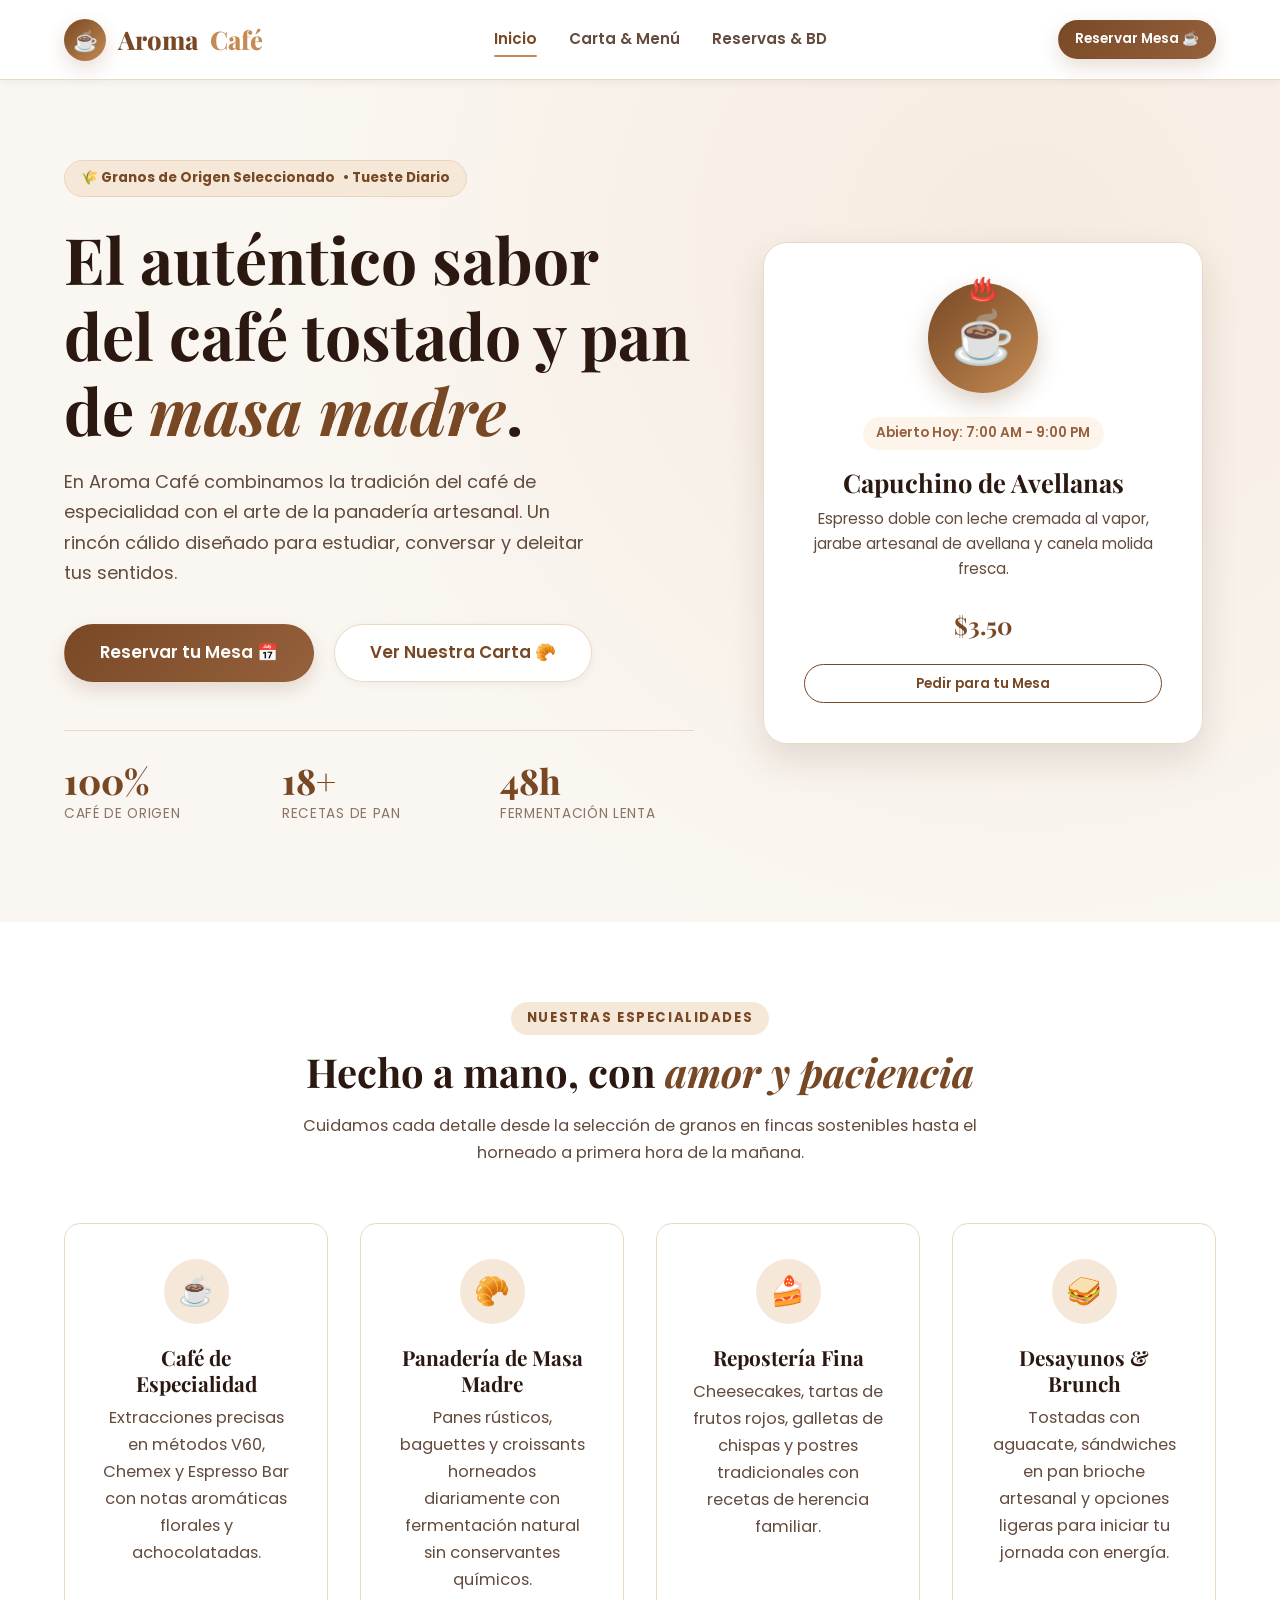
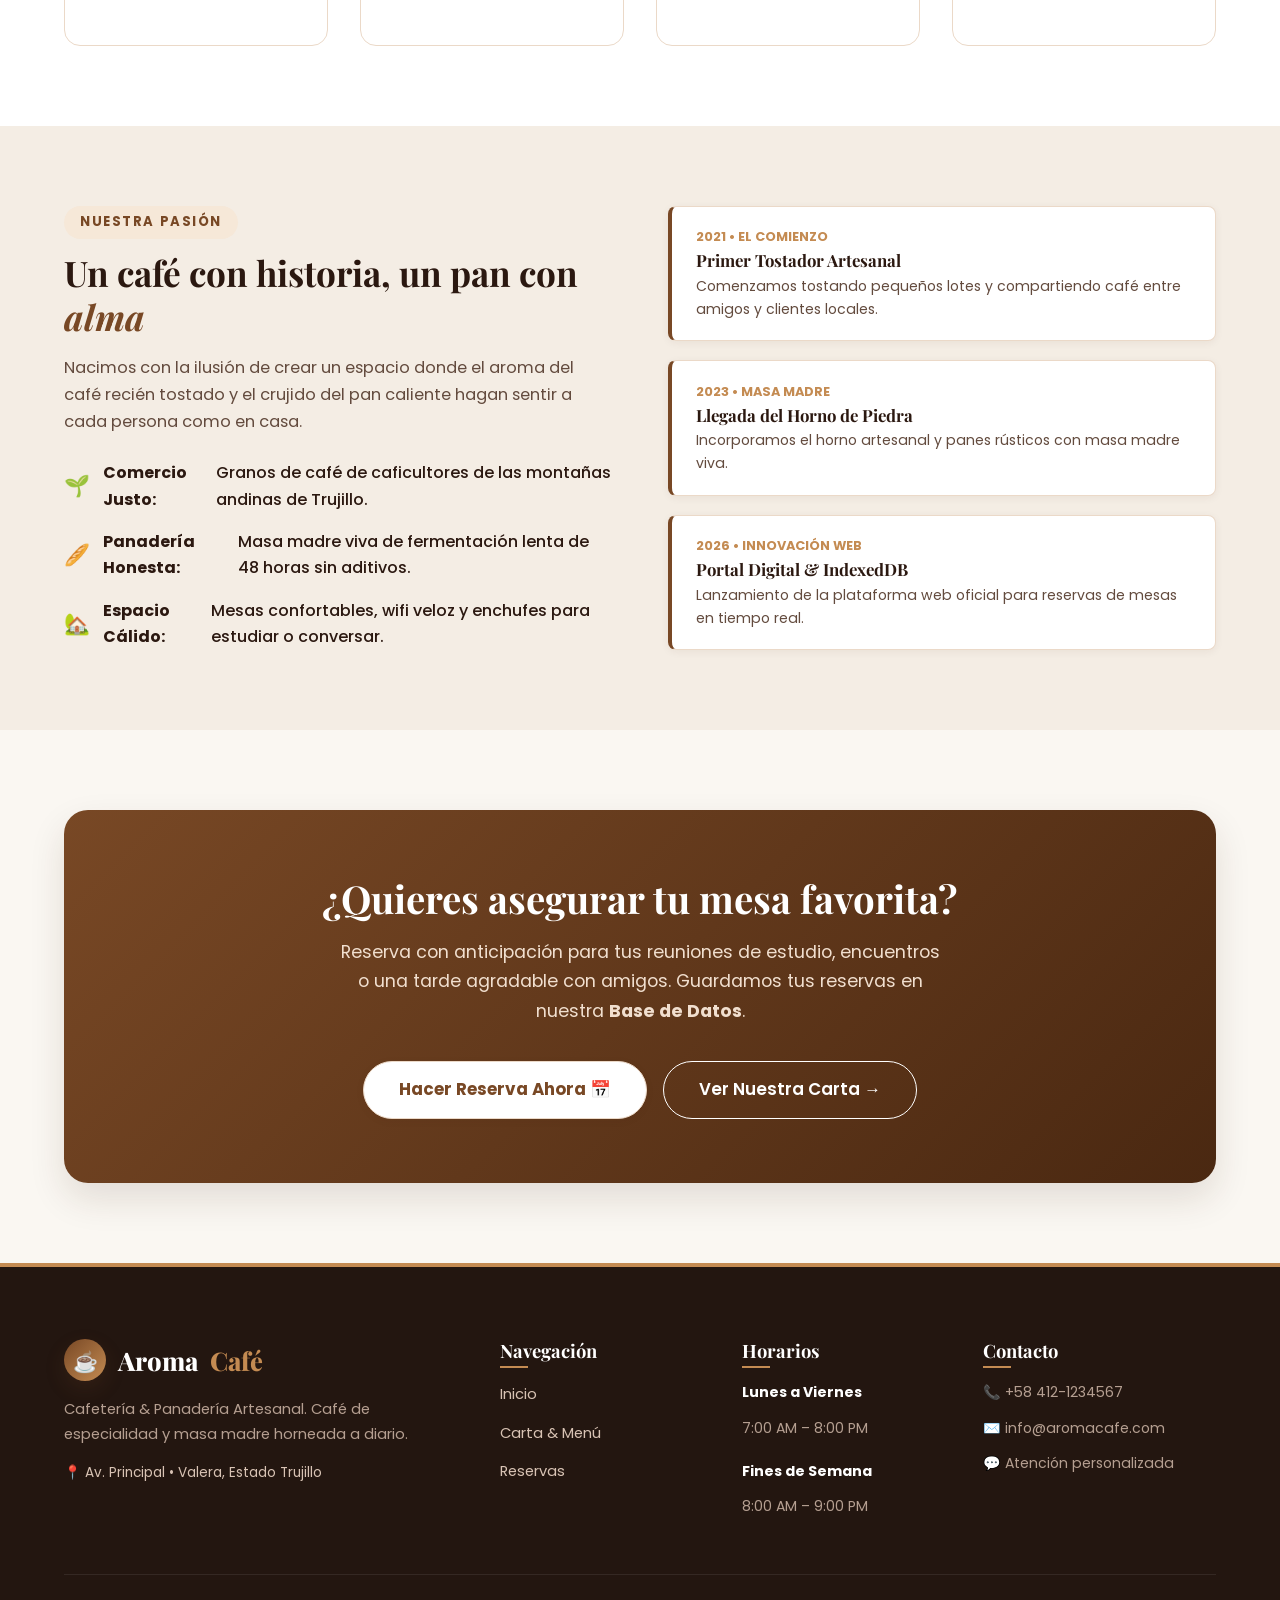
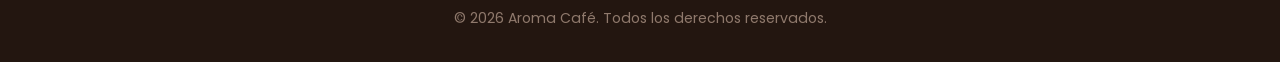
<file: index.html>
<!DOCTYPE html>
<html lang="es">
<head>
  <meta charset="UTF-8">
  <meta name="viewport" content="width=device-width, initial-scale=1.0">
  <meta name="description" content="Aroma Café - Cafetería y Panadería Artesanal. Granos de café de especialidad, pan de masa madre y un ambiente cálido para compartir.">
  <meta name="author" content="Equipo Aroma Café">
  <title>Aroma Café | Cafetería & Panadería Artesanal</title>

  <!-- Google Fonts: Playfair Display & Poppins -->
  <link rel="preconnect" href="https://fonts.googleapis.com">
  <link rel="preconnect" href="https://fonts.gstatic.com" crossorigin>
  <link href="https://fonts.googleapis.com/css2?family=Playfair+Display:ital,wght@0,600;0,700;0,800;1,600&family=Poppins:wght@300;400;500;600;700&display=swap" rel="stylesheet">

  <!-- Hojas de Estilo CSS -->
  <link rel="stylesheet" href="css/styles.css">
  <link rel="stylesheet" href="css/animations.css">
  <link rel="stylesheet" href="css/landing.css">
</head>
<body>

  <!-- =========================================================================
       CABECERA Y NAVEGACIÓN PRINCIPAL (3 PÁGINAS)
       ========================================================================= -->
  <header class="navbar" id="mainHeader">
    <div class="container">
      <a href="index.html" class="logo" id="brandLogo">
        <div class="logo-badge">☕</div>
        Aroma<span>Café</span>
      </a>

      <nav aria-label="Navegación principal">
        <ul class="nav-menu" id="navMenu">
          <li><a href="index.html" class="nav-link active" id="navHome">Inicio</a></li>
          <li><a href="servicios.html" class="nav-link" id="navMenuPage">Carta & Menú</a></li>
          <li><a href="contacto.html" class="nav-link" id="navBooking">Reservas & BD</a></li>
        </ul>
      </nav>

      <div class="nav-actions">
        <a href="contacto.html" class="btn btn-primary btn-sm" id="navCta">
          Reservar Mesa ☕
        </a>
      </div>

      <button class="menu-toggle" id="menuToggle" aria-label="Abrir menú de navegación" aria-expanded="false">
        ☰
      </button>
    </div>
  </header>

  <!-- =========================================================================
       CONTENIDO PRINCIPAL: PORTADA (HERO), ESPECIALIDADES Y NOSOTROS
       ========================================================================= -->
  <main id="mainContent">

    <!-- 1. SECCIÓN HERO (PORTADA) -->
    <section class="hero" id="heroSection">
      <div class="container">
        <div class="hero-grid">
          
          <div class="hero-content fade-in-up">
            <div class="hero-badge animate-pulse">
              <span>🌾 Granos de Origen Seleccionado</span>
              <span>• Tueste Diario</span>
            </div>

            <h1 class="hero-title">
              El auténtico sabor del café tostado y pan de <span>masa madre</span>.
            </h1>

            <p class="hero-description">
              En Aroma Café combinamos la tradición del café de especialidad con el arte de la panadería artesanal. Un rincón cálido diseñado para estudiar, conversar y deleitar tus sentidos.
            </p>

            <div class="hero-actions">
              <a href="contacto.html" class="btn btn-primary btn-lg" id="heroCtaPrimary">
                Reservar tu Mesa 📅
              </a>
              <a href="servicios.html" class="btn btn-secondary btn-lg" id="heroCtaSecondary">
                Ver Nuestra Carta 🥐
              </a>
            </div>

            <!-- Métricas estadísticas de calidad -->
            <div class="hero-stats" id="heroStats">
              <div class="stat-item">
                <div class="stat-num counter-number" data-target="100" data-suffix="%">0%</div>
                <p class="stat-label">Café de Origen</p>
              </div>
              <div class="stat-item">
                <div class="stat-num counter-number" data-target="18" data-suffix="+">0</div>
                <p class="stat-label">Recetas de Pan</p>
              </div>
              <div class="stat-item">
                <div class="stat-num counter-number" data-target="48" data-suffix="h">0</div>
                <p class="stat-label">Fermentación Lenta</p>
              </div>
            </div>
          </div>

          <!-- Mockup Visual del Café Destacado -->
          <div class="hero-visual">
            <div class="hero-card-featured hover-elevate">
              <div class="coffee-illustration animate-float">
                <span class="steam-icon steam-animation">♨️</span>
                ☕
              </div>
              <span class="hours-tag">Abierto Hoy: 7:00 AM - 9:00 PM</span>
              <h3 style="margin-top: 1rem;">Capuchino de Avellanas</h3>
              <p>Espresso doble con leche cremada al vapor, jarabe artesanal de avellana y canela molida fresca.</p>
              <div style="font-family: var(--font-heading); font-size: 1.5rem; color: var(--color-primary); font-weight: bold; margin-bottom: 1.2rem;">
                $3.50
              </div>
              <a href="contacto.html" class="btn btn-outline btn-sm" style="width: 100%;">
                Pedir para tu Mesa
              </a>
            </div>
          </div>

        </div>
      </div>
    </section>

    <!-- 2. SECCIÓN DE ESPECIALIDADES DE LA CASA -->
    <section class="section" id="specialtiesSection" style="background-color: var(--bg-surface);">
      <div class="container">
        
        <header class="section-header">
          <span class="section-tag">Nuestras Especialidades</span>
          <h2>Hecho a mano, con <span style="color: var(--color-primary); font-style: italic;">amor y paciencia</span></h2>
          <p>
            Cuidamos cada detalle desde la selección de granos en fincas sostenibles hasta el horneado a primera hora de la mañana.
          </p>
        </header>

        <div class="specialties-grid">
          
          <article class="specialty-card">
            <div class="specialty-icon">☕</div>
            <h3>Café de Especialidad</h3>
            <p>
              Extracciones precisas en métodos V60, Chemex y Espresso Bar con notas aromáticas florales y achocolatadas.
            </p>
          </article>

          <article class="specialty-card">
            <div class="specialty-icon">🥐</div>
            <h3>Panadería de Masa Madre</h3>
            <p>
              Panes rústicos, baguettes y croissants horneados diariamente con fermentación natural sin conservantes químicos.
            </p>
          </article>

          <article class="specialty-card">
            <div class="specialty-icon">🍰</div>
            <h3>Repostería Fina</h3>
            <p>
              Cheesecakes, tartas de frutos rojos, galletas de chispas y postres tradicionales con recetas de herencia familiar.
            </p>
          </article>

          <article class="specialty-card">
            <div class="specialty-icon">🥪</div>
            <h3>Desayunos & Brunch</h3>
            <p>
              Tostadas con aguacate, sándwiches en pan brioche artesanal y opciones ligeras para iniciar tu jornada con energía.
            </p>
          </article>

        </div>

      </div>
    </section>

    <!-- 3. SECCIÓN SOBRE NOSOTROS & HISTORIA (INTEGRADA) -->
    <section class="section" id="aboutSection" style="background-color: var(--bg-warm);">
      <div class="container">
        <div class="about-section-grid">
          
          <div>
            <span class="section-tag">Nuestra Pasión</span>
            <h2 style="font-size: 2.2rem; margin-bottom: 1rem;">
              Un café con historia, un pan con <span style="color: var(--color-primary); font-style: italic;">alma</span>
            </h2>
            <p>
              Nacimos con la ilusión de crear un espacio donde el aroma del café recién tostado y el crujido del pan caliente hagan sentir a cada persona como en casa.
            </p>
            
            <ul class="about-features-list">
              <li><span>🌱</span> <strong>Comercio Justo:</strong> Granos de café de caficultores de las montañas andinas de Trujillo.</li>
              <li><span>🥖</span> <strong>Panadería Honesta:</strong> Masa madre viva de fermentación lenta de 48 horas sin aditivos.</li>
              <li><span>🏡</span> <strong>Espacio Cálido:</strong> Mesas confortables, wifi veloz y enchufes para estudiar o conversar.</li>
            </ul>
          </div>

          <!-- Hitos / Mini Timeline -->
          <div class="timeline-mini">
            <div class="timeline-mini-item">
              <div class="timeline-mini-year">2021 • El Comienzo</div>
              <h4 style="font-size: 1.05rem; margin-bottom: 0.2rem;">Primer Tostador Artesanal</h4>
              <p style="font-size: 0.88rem; margin: 0; color: var(--text-secondary);">Comenzamos tostando pequeños lotes y compartiendo café entre amigos y clientes locales.</p>
            </div>

            <div class="timeline-mini-item">
              <div class="timeline-mini-year">2023 • Masa Madre</div>
              <h4 style="font-size: 1.05rem; margin-bottom: 0.2rem;">Llegada del Horno de Piedra</h4>
              <p style="font-size: 0.88rem; margin: 0; color: var(--text-secondary);">Incorporamos el horno artesanal y panes rústicos con masa madre viva.</p>
            </div>

            <div class="timeline-mini-item">
              <div class="timeline-mini-year">2026 • Innovación Web</div>
              <h4 style="font-size: 1.05rem; margin-bottom: 0.2rem;">Portal Digital & IndexedDB</h4>
              <p style="font-size: 0.88rem; margin: 0; color: var(--text-secondary);">Lanzamiento de la plataforma web oficial para reservas de mesas en tiempo real.</p>
            </div>
          </div>

        </div>
      </div>
    </section>

    <!-- 4. LLAMADA A LA ACCIÓN (CTA) -->
    <section class="section" id="ctaSection">
      <div class="container">
        <div class="cta-banner">
          <h2>¿Quieres asegurar tu mesa favorita?</h2>
          <p>
            Reserva con anticipación para tus reuniones de estudio, encuentros o una tarde agradable con amigos. Guardamos tus reservas en nuestra <strong>Base de Datos</strong>.
          </p>
          <div style="display: flex; gap: 1rem; justify-content: center; flex-wrap: wrap;">
            <a href="contacto.html" class="btn btn-secondary btn-lg" style="background: #ffffff; color: var(--color-primary); font-weight: bold;">
              Hacer Reserva Ahora 📅
            </a>
            <a href="servicios.html" class="btn btn-outline btn-lg" style="color: #ffffff; border-color: #ffffff;">
              Ver Nuestra Carta →
            </a>
          </div>
        </div>
      </div>
    </section>

  </main>

  <!-- =========================================================================
       PIE DE PÁGINA (FOOTER)
       ========================================================================= -->
  <footer class="footer" id="mainFooter">
    <div class="container">
      <div class="footer-grid">
        
        <div class="footer-brand">
          <a href="index.html" class="logo" style="color: #ffffff;">
            <div class="logo-badge">☕</div>
            Aroma<span style="color: var(--color-accent);">Café</span>
          </a>
          <p style="margin-top: 1rem;">
            Cafetería & Panadería Artesanal. Café de especialidad y masa madre horneada a diario.
          </p>
          <div style="margin-top: 1rem; color: #d8c3b4; font-size: 0.85rem;">
            📍 Av. Principal • Valera, Estado Trujillo
          </div>
        </div>

        <div class="footer-col">
          <h4>Navegación</h4>
          <ul class="footer-links">
            <li><a href="index.html">Inicio</a></li>
            <li><a href="servicios.html">Carta & Menú</a></li>
            <li><a href="contacto.html">Reservas</a></li>
          </ul>
        </div>

        <div class="footer-col">
          <h4>Horarios</h4>
          <ul class="footer-links" style="color: #b59f91; font-size: 0.88rem;">
            <li><strong style="color: #ffffff;">Lunes a Viernes</strong></li>
            <li>7:00 AM – 8:00 PM</li>
            <li style="margin-top: 0.5rem;"><strong style="color: #ffffff;">Fines de Semana</strong></li>
            <li>8:00 AM – 9:00 PM</li>
          </ul>
        </div>

        <div class="footer-col">
          <h4>Contacto</h4>
          <ul class="footer-links" style="color: #b59f91; font-size: 0.88rem;">
            <li>📞 +58 412-1234567</li>
            <li>✉️ info@aromacafe.com</li>
            <li>💬 Atención personalizada</li>
          </ul>
        </div>

      </div>

      <div class="footer-bottom" style="justify-content: center; text-align: center;">
        <div>&copy; 2026 Aroma Café. Todos los derechos reservados.</div>
      </div>
    </div>
  </footer>

  <!-- Scripts -->
  <script src="js/db.js"></script>
  <script src="js/main.js"></script>
</body>
</html>
</file>
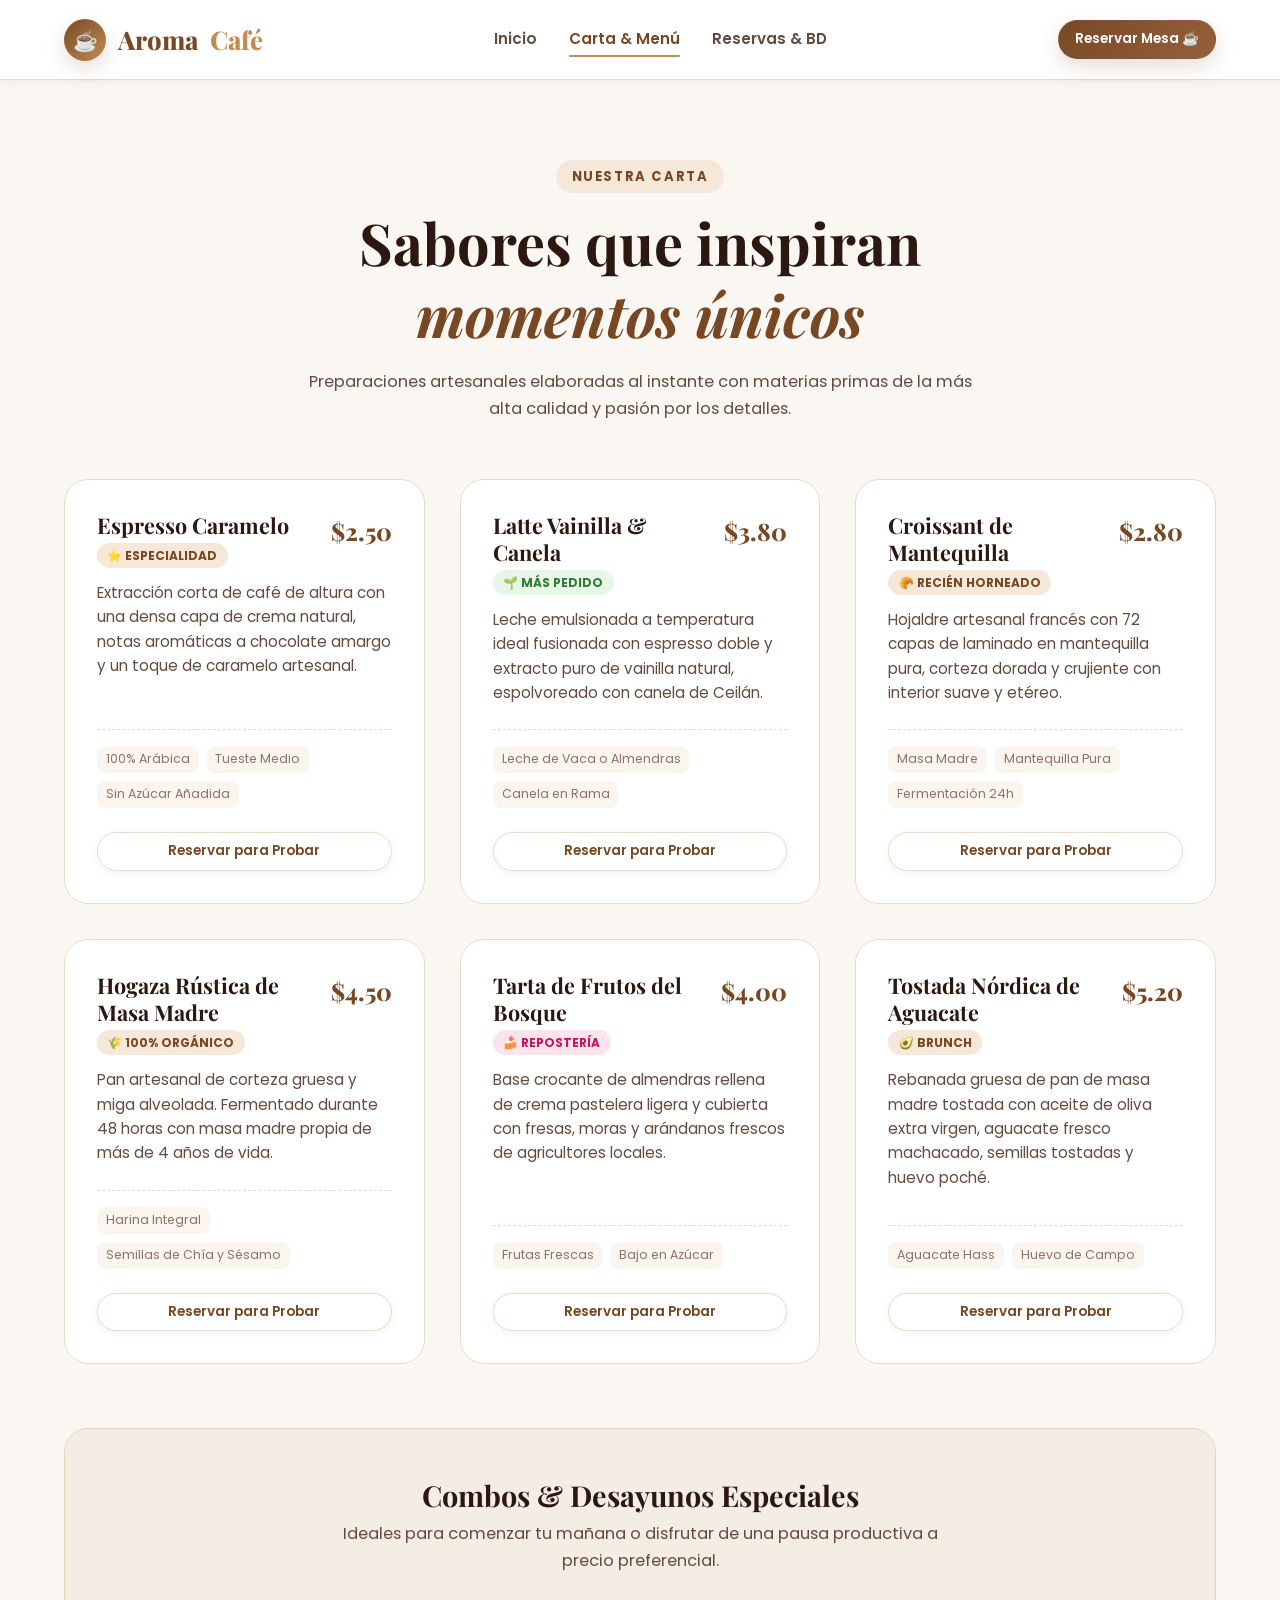
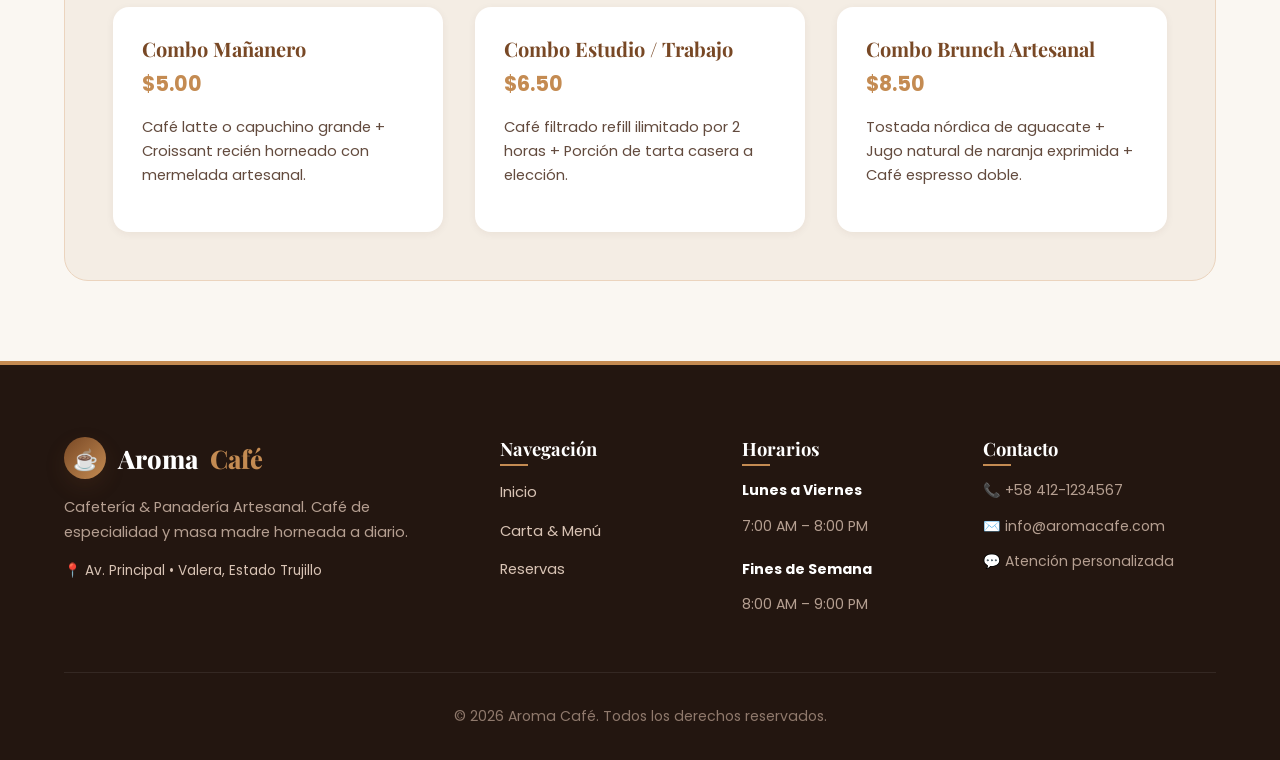
<file: servicios.html>
<!DOCTYPE html>
<html lang="es">
<head>
  <meta charset="UTF-8">
  <meta name="viewport" content="width=device-width, initial-scale=1.0">
  <meta name="description" content="Carta y Menú de Aroma Café. Variedades de café de especialidad, panadería de masa madre y repostería fina.">
  <meta name="author" content="Equipo Aroma Café">
  <title>Carta & Menú | Aroma Café</title>

  <!-- Google Fonts -->
  <link rel="preconnect" href="https://fonts.googleapis.com">
  <link rel="preconnect" href="https://fonts.gstatic.com" crossorigin>
  <link href="https://fonts.googleapis.com/css2?family=Playfair+Display:ital,wght@0,600;0,700;0,800;1,600&family=Poppins:wght@300;400;500;600;700&display=swap" rel="stylesheet">

  <!-- Hojas de Estilos CSS -->
  <link rel="stylesheet" href="css/styles.css">
  <link rel="stylesheet" href="css/animations.css">
  <link rel="stylesheet" href="css/servicios.css">
</head>
<body>

  <!-- =========================================================================
       CABECERA Y NAVEGACIÓN PRINCIPAL (3 PÁGINAS)
       ========================================================================= -->
  <header class="navbar" id="mainHeader">
    <div class="container">
      <a href="index.html" class="logo" id="brandLogo">
        <div class="logo-badge">☕</div>
        Aroma<span>Café</span>
      </a>

      <nav aria-label="Navegación principal">
        <ul class="nav-menu" id="navMenu">
          <li><a href="index.html" class="nav-link" id="navHome">Inicio</a></li>
          <li><a href="servicios.html" class="nav-link active" id="navMenuPage">Carta & Menú</a></li>
          <li><a href="contacto.html" class="nav-link" id="navBooking">Reservas & BD</a></li>
        </ul>
      </nav>

      <div class="nav-actions">
        <a href="contacto.html" class="btn btn-primary btn-sm">
          Reservar Mesa ☕
        </a>
      </div>

      <button class="menu-toggle" id="menuToggle" aria-label="Abrir menú de navegación" aria-expanded="false">
        ☰
      </button>
    </div>
  </header>

  <!-- =========================================================================
       CONTENIDO PRINCIPAL: CARTA Y MENÚ
       ========================================================================= -->
  <main id="mainContent">
    
    <section class="section" id="menuSection">
      <div class="container">
        
        <header class="section-header fade-in-up">
          <span class="section-tag">Nuestra Carta</span>
          <h1>Sabores que inspiran <span style="color: var(--color-primary); font-style: italic;">momentos únicos</span></h1>
          <p>
            Preparaciones artesanales elaboradas al instante con materias primas de la más alta calidad y pasión por los detalles.
          </p>
        </header>

        <!-- Grid de Productos -->
        <div class="menu-grid">
          
          <!-- Producto 1 -->
          <article class="menu-card">
            <div class="menu-card-header">
              <div>
                <h3>Espresso Caramelo</h3>
                <span class="menu-badge">⭐ Especialidad</span>
              </div>
              <div class="menu-price">$2.50</div>
            </div>
            <p class="menu-desc">
              Extracción corta de café de altura con una densa capa de crema natural, notas aromáticas a chocolate amargo y un toque de caramelo artesanal.
            </p>
            <div class="menu-ingredients">
              <span class="tag-ingredient">100% Arábica</span>
              <span class="tag-ingredient">Tueste Medio</span>
              <span class="tag-ingredient">Sin Azúcar Añadida</span>
            </div>
            <a href="contacto.html" class="btn btn-secondary btn-sm" style="width: 100%;">Reservar para Probar</a>
          </article>

          <!-- Producto 2 -->
          <article class="menu-card">
            <div class="menu-card-header">
              <div>
                <h3>Latte Vainilla & Canela</h3>
                <span class="menu-badge" style="background:#e8f5e9; color:#2e7d32;">🌱 Más Pedido</span>
              </div>
              <div class="menu-price">$3.80</div>
            </div>
            <p class="menu-desc">
              Leche emulsionada a temperatura ideal fusionada con espresso doble y extracto puro de vainilla natural, espolvoreado con canela de Ceilán.
            </p>
            <div class="menu-ingredients">
              <span class="tag-ingredient">Leche de Vaca o Almendras</span>
              <span class="tag-ingredient">Canela en Rama</span>
            </div>
            <a href="contacto.html" class="btn btn-secondary btn-sm" style="width: 100%;">Reservar para Probar</a>
          </article>

          <!-- Producto 3 -->
          <article class="menu-card">
            <div class="menu-card-header">
              <div>
                <h3>Croissant de Mantequilla</h3>
                <span class="menu-badge">🥐 Recién Horneado</span>
              </div>
              <div class="menu-price">$2.80</div>
            </div>
            <p class="menu-desc">
              Hojaldre artesanal francés con 72 capas de laminado en mantequilla pura, corteza dorada y crujiente con interior suave y etéreo.
            </p>
            <div class="menu-ingredients">
              <span class="tag-ingredient">Masa Madre</span>
              <span class="tag-ingredient">Mantequilla Pura</span>
              <span class="tag-ingredient">Fermentación 24h</span>
            </div>
            <a href="contacto.html" class="btn btn-secondary btn-sm" style="width: 100%;">Reservar para Probar</a>
          </article>

          <!-- Producto 4 -->
          <article class="menu-card">
            <div class="menu-card-header">
              <div>
                <h3>Hogaza Rústica de Masa Madre</h3>
                <span class="menu-badge">🌾 100% Orgánico</span>
              </div>
              <div class="menu-price">$4.50</div>
            </div>
            <p class="menu-desc">
              Pan artesanal de corteza gruesa y miga alveolada. Fermentado durante 48 horas con masa madre propia de más de 4 años de vida.
            </p>
            <div class="menu-ingredients">
              <span class="tag-ingredient">Harina Integral</span>
              <span class="tag-ingredient">Semillas de Chía y Sésamo</span>
            </div>
            <a href="contacto.html" class="btn btn-secondary btn-sm" style="width: 100%;">Reservar para Probar</a>
          </article>

          <!-- Producto 5 -->
          <article class="menu-card">
            <div class="menu-card-header">
              <div>
                <h3>Tarta de Frutos del Bosque</h3>
                <span class="menu-badge" style="background:#fce4ec; color:#c2185b;">🍰 Repostería</span>
              </div>
              <div class="menu-price">$4.00</div>
            </div>
            <p class="menu-desc">
              Base crocante de almendras rellena de crema pastelera ligera y cubierta con fresas, moras y arándanos frescos de agricultores locales.
            </p>
            <div class="menu-ingredients">
              <span class="tag-ingredient">Frutas Frescas</span>
              <span class="tag-ingredient">Bajo en Azúcar</span>
            </div>
            <a href="contacto.html" class="btn btn-secondary btn-sm" style="width: 100%;">Reservar para Probar</a>
          </article>

          <!-- Producto 6 -->
          <article class="menu-card">
            <div class="menu-card-header">
              <div>
                <h3>Tostada Nórdica de Aguacate</h3>
                <span class="menu-badge">🥑 Brunch</span>
              </div>
              <div class="menu-price">$5.20</div>
            </div>
            <p class="menu-desc">
              Rebanada gruesa de pan de masa madre tostada con aceite de oliva extra virgen, aguacate fresco machacado, semillas tostadas y huevo poché.
            </p>
            <div class="menu-ingredients">
              <span class="tag-ingredient">Aguacate Hass</span>
              <span class="tag-ingredient">Huevo de Campo</span>
            </div>
            <a href="contacto.html" class="btn btn-secondary btn-sm" style="width: 100%;">Reservar para Probar</a>
          </article>

        </div>

        <!-- Combos Especiales -->
        <div class="combos-box">
          <h2 style="text-align: center; font-size: 1.8rem; margin-bottom: 0.5rem;">
            Combos & Desayunos Especiales
          </h2>
          <p style="text-align: center; color: var(--text-secondary); max-width: 600px; margin: 0 auto 2rem auto;">
            Ideales para comenzar tu mañana o disfrutar de una pausa productiva a precio preferencial.
          </p>

          <div class="combos-grid">
            <div class="combo-item">
              <h4>Combo Mañanero</h4>
              <div class="combo-price">$5.00</div>
              <p style="font-size: 0.92rem; color: var(--text-secondary);">
                Café latte o capuchino grande + Croissant recién horneado con mermelada artesanal.
              </p>
            </div>
            <div class="combo-item">
              <h4>Combo Estudio / Trabajo</h4>
              <div class="combo-price">$6.50</div>
              <p style="font-size: 0.92rem; color: var(--text-secondary);">
                Café filtrado refill ilimitado por 2 horas + Porción de tarta casera a elección.
              </p>
            </div>
            <div class="combo-item">
              <h4>Combo Brunch Artesanal</h4>
              <div class="combo-price">$8.50</div>
              <p style="font-size: 0.92rem; color: var(--text-secondary);">
                Tostada nórdica de aguacate + Jugo natural de naranja exprimida + Café espresso doble.
              </p>
            </div>
          </div>
        </div>

      </div>
    </section>

  </main>

  <!-- =========================================================================
       PIE DE PÁGINA
       ========================================================================= -->
  <footer class="footer" id="mainFooter">
    <div class="container">
      <div class="footer-grid">
        <div class="footer-brand">
          <a href="index.html" class="logo" style="color: #ffffff;">
            <div class="logo-badge">☕</div>
            Aroma<span style="color: var(--color-accent);">Café</span>
          </a>
          <p style="margin-top: 1rem;">
            Cafetería & Panadería Artesanal. Café de especialidad y masa madre horneada a diario.
          </p>
          <div style="margin-top: 1rem; color: #d8c3b4; font-size: 0.85rem;">
            📍 Av. Principal • Valera, Estado Trujillo
          </div>
        </div>
        <div class="footer-col">
          <h4>Navegación</h4>
          <ul class="footer-links">
            <li><a href="index.html">Inicio</a></li>
            <li><a href="servicios.html">Carta & Menú</a></li>
            <li><a href="contacto.html">Reservas</a></li>
          </ul>
        </div>
        <div class="footer-col">
          <h4>Horarios</h4>
          <ul class="footer-links" style="color: #b59f91; font-size: 0.88rem;">
            <li><strong style="color: #ffffff;">Lunes a Viernes</strong></li>
            <li>7:00 AM – 8:00 PM</li>
            <li style="margin-top: 0.5rem;"><strong style="color: #ffffff;">Fines de Semana</strong></li>
            <li>8:00 AM – 9:00 PM</li>
          </ul>
        </div>
        <div class="footer-col">
          <h4>Contacto</h4>
          <ul class="footer-links" style="color: #b59f91; font-size: 0.88rem;">
            <li>📞 +58 412-1234567</li>
            <li>✉️ info@aromacafe.com</li>
            <li>💬 Atención personalizada</li>
          </ul>
        </div>
      </div>
      <div class="footer-bottom" style="justify-content: center; text-align: center;">
        <div>&copy; 2026 Aroma Café. Todos los derechos reservados.</div>
      </div>
    </div>
  </footer>

  <script src="js/db.js"></script>
  <script src="js/main.js"></script>
</body>
</html>
</file>
<file: css/styles.css>
/* ==========================================================================
   PROYECTO: Aroma Café - Cafetería & Panadería Artesanal
   ASIGNATURA: FrontEnd - e-actividad 3.1
   ACTIVIDAD: Diseño web con HTML & CSS
   AUTOR: Equipo de Desarrollo Web
   DESCRIPCIÓN: Sistema de diseño CSS global con estética cálida, acogedora,
                limpia y moderna. Variables :root, reset, layout, navbar y footer.
   ========================================================================== */

/* --------------------------------------------------------------------------
   1. VARIABLES CSS (:root) - PALETA CÁLIDA Y ACOGEDORA
   -------------------------------------------------------------------------- */
:root {
  /* Paleta cromática: Café, crema y madera cálida */
  --bg-body: #faf7f2;           /* Crema suave y agradable */
  --bg-surface: #ffffff;        /* Blanco puro para tarjetas y cajas */
  --bg-warm: #f4ede4;           /* Crema oscuro para secciones destacadas */
  --bg-dark: #231610;           /* Café espresso profundo para footer y contrastes */

  /* Colores de marca y acentos */
  --color-primary: #784825;     /* Café tostado elegante */
  --color-primary-hover: #5d3619;
  --color-accent: #c48b52;      /* Dorado caramelo */
  --color-accent-light: #f6e8d8;
  --color-secondary: #96613d;   /* Moca suave */
  --color-success: #2e7d32;     /* Verde orgánico para éxito */
  --color-danger: #c62828;      /* Rojo suave para validaciones/eliminar */

  /* Textos y legibilidad */
  --text-primary: #2b1810;      /* Marrón café muy oscuro (gran contraste) */
  --text-secondary: #634b3e;    /* Marrón medio para descripciones */
  --text-muted: #8c7365;        /* Marrón claro para subtítulos y metadatos */
  --text-light: #fdfbf7;        /* Blanco cálido sobre fondos oscuros */

  /* Tipografías de Google Fonts */
  --font-heading: 'Playfair Display', Georgia, serif;
  --font-base: 'Poppins', -apple-system, BlinkMacSystemFont, 'Segoe UI', Roboto, sans-serif;

  /* Bordes, curvas y sombras */
  --border-subtle: 1px solid #ebd9c8;
  --border-focus: 1px solid #c48b52;
  --radius-sm: 8px;
  --radius-md: 16px;
  --radius-lg: 24px;
  --radius-full: 9999px;

  --shadow-sm: 0 2px 8px rgba(60, 35, 20, 0.06);
  --shadow-md: 0 8px 24px rgba(60, 35, 20, 0.08);
  --shadow-lg: 0 16px 36px rgba(60, 35, 20, 0.12);
  --shadow-warm: 0 8px 20px rgba(120, 72, 37, 0.18);

  /* Transiciones */
  --transition-fast: 0.2s ease;
  --transition-normal: 0.3s ease;

  /* Layout */
  --max-width: 1200px;
  --header-height: 80px;
}

/* --------------------------------------------------------------------------
   2. RESET Y MODELO DE CAJA
   -------------------------------------------------------------------------- */
*, *::before, *::after {
  box-sizing: border-box;
  margin: 0;
  padding: 0;
}

html {
  font-size: 16px;
  scroll-behavior: smooth;
}

body {
  font-family: var(--font-base);
  background-color: var(--bg-body);
  color: var(--text-primary);
  line-height: 1.65;
  min-height: 100vh;
  display: flex;
  flex-direction: column;
}

/* --------------------------------------------------------------------------
   3. TIPOGRAFÍA
   -------------------------------------------------------------------------- */
h1, h2, h3, h4, h5, h6 {
  font-family: var(--font-heading);
  color: var(--text-primary);
  font-weight: 700;
  line-height: 1.25;
}

h1 { font-size: clamp(2.4rem, 4.5vw, 3.6rem); margin-bottom: 1.2rem; }
h2 { font-size: clamp(1.8rem, 3.2vw, 2.5rem); margin-bottom: 1rem; }
h3 { font-size: clamp(1.3rem, 2.2vw, 1.7rem); margin-bottom: 0.6rem; }
h4 { font-size: 1.2rem; margin-bottom: 0.4rem; }

p {
  color: var(--text-secondary);
  font-size: 1.02rem;
  margin-bottom: 1rem;
}

a {
  color: var(--color-primary);
  text-decoration: none;
  transition: color var(--transition-fast);
}

a:hover {
  color: var(--color-accent);
}

/* --------------------------------------------------------------------------
   4. CONTENEDORES Y UTILIDADES
   -------------------------------------------------------------------------- */
.container {
  width: 100%;
  max-width: var(--max-width);
  margin-left: auto;
  margin-right: auto;
  padding-left: 1.5rem;
  padding-right: 1.5rem;
}

.section {
  padding-top: 5rem;
  padding-bottom: 5rem;
}

.section-header {
  text-align: center;
  max-width: 680px;
  margin: 0 auto 3.5rem auto;
}

.section-tag {
  display: inline-block;
  font-size: 0.82rem;
  font-weight: 700;
  text-transform: uppercase;
  letter-spacing: 0.12em;
  color: var(--color-primary);
  background: var(--color-accent-light);
  padding: 0.35rem 1rem;
  border-radius: var(--radius-full);
  margin-bottom: 0.8rem;
}

/* --------------------------------------------------------------------------
   5. BARRA DE NAVEGACIÓN (STICKY & ELEGANTE)
   -------------------------------------------------------------------------- */
.navbar {
  position: sticky;
  top: 0;
  width: 100%;
  height: var(--header-height);
  background: rgba(255, 255, 255, 0.95);
  backdrop-filter: blur(10px);
  -webkit-backdrop-filter: blur(10px);
  border-bottom: var(--border-subtle);
  z-index: 1000;
  box-shadow: var(--shadow-sm);
  transition: all var(--transition-normal);
}

.navbar .container {
  height: 100%;
  display: flex;
  align-items: center;
  justify-content: space-between;
}

.logo {
  display: flex;
  align-items: center;
  gap: 0.75rem;
  font-family: var(--font-heading);
  font-size: 1.6rem;
  font-weight: 800;
  color: var(--color-primary);
}

.logo-badge {
  width: 42px;
  height: 42px;
  background: linear-gradient(135deg, var(--color-primary), var(--color-accent));
  color: #fff;
  border-radius: 50%;
  display: flex;
  align-items: center;
  justify-content: center;
  font-size: 1.25rem;
  box-shadow: var(--shadow-warm);
}

.logo span {
  color: var(--color-accent);
}

.nav-menu {
  display: flex;
  align-items: center;
  gap: 2rem;
  list-style: none;
}

.nav-link {
  font-size: 0.95rem;
  font-weight: 600;
  color: var(--text-secondary);
  padding: 0.5rem 0;
  position: relative;
  transition: color var(--transition-fast);
}

.nav-link:hover,
.nav-link.active {
  color: var(--color-primary);
}

.nav-link::after {
  content: '';
  position: absolute;
  bottom: 0;
  left: 0;
  width: 0;
  height: 2px;
  background-color: var(--color-accent);
  transition: width var(--transition-normal);
  border-radius: var(--radius-full);
}

.nav-link:hover::after,
.nav-link.active::after {
  width: 100%;
}

.nav-actions {
  display: flex;
  align-items: center;
  gap: 0.8rem;
}

.menu-toggle {
  display: none;
  background: none;
  border: none;
  font-size: 1.6rem;
  color: var(--color-primary);
  cursor: pointer;
}

/* --------------------------------------------------------------------------
   6. BOTONES (UI/UX)
   -------------------------------------------------------------------------- */
.btn {
  display: inline-flex;
  align-items: center;
  justify-content: center;
  gap: 0.5rem;
  font-family: var(--font-base);
  font-size: 0.95rem;
  font-weight: 600;
  padding: 0.75rem 1.6rem;
  border-radius: var(--radius-full);
  border: 1px solid transparent;
  cursor: pointer;
  text-decoration: none;
  transition: all var(--transition-fast);
  white-space: nowrap;
}

.btn:active {
  transform: scale(0.98);
}

.btn-primary {
  background: linear-gradient(135deg, var(--color-primary), var(--color-secondary));
  color: #ffffff;
  box-shadow: var(--shadow-warm);
}

.btn-primary:hover {
  background: linear-gradient(135deg, var(--color-primary-hover), var(--color-primary));
  color: #ffffff;
  transform: translateY(-2px);
  box-shadow: 0 10px 24px rgba(120, 72, 37, 0.28);
}

.btn-secondary {
  background: var(--bg-surface);
  color: var(--color-primary);
  border: var(--border-subtle);
  box-shadow: var(--shadow-sm);
}

.btn-secondary:hover {
  background: var(--color-accent-light);
  border-color: var(--color-accent);
  transform: translateY(-2px);
}

.btn-outline {
  background: transparent;
  color: var(--color-primary);
  border: 1.5px solid var(--color-primary);
}

.btn-outline:hover {
  background: var(--color-primary);
  color: #ffffff;
}

.btn-sm {
  padding: 0.45rem 1rem;
  font-size: 0.85rem;
}

.btn-lg {
  padding: 0.9rem 2.2rem;
  font-size: 1.05rem;
}

/* --------------------------------------------------------------------------
   7. TARJETAS (CARDS)
   -------------------------------------------------------------------------- */
.card {
  background: var(--bg-surface);
  border: var(--border-subtle);
  border-radius: var(--radius-lg);
  padding: 2.2rem;
  box-shadow: var(--shadow-sm);
  transition: transform var(--transition-normal), box-shadow var(--transition-normal);
}

.card:hover {
  transform: translateY(-6px);
  box-shadow: var(--shadow-md);
  border-color: var(--color-accent);
}

/* --------------------------------------------------------------------------
   8. PIE DE PÁGINA (FOOTER)
   -------------------------------------------------------------------------- */
.footer {
  margin-top: auto;
  background-color: var(--bg-dark);
  color: #d8c3b4;
  padding: 4.5rem 0 2rem 0;
  border-top: 4px solid var(--color-accent);
}

.footer h4 {
  color: #ffffff;
  font-size: 1.15rem;
  margin-bottom: 1.2rem;
  position: relative;
}

.footer h4::after {
  content: '';
  position: absolute;
  bottom: -6px;
  left: 0;
  width: 28px;
  height: 2px;
  background-color: var(--color-accent);
}

.footer p {
  color: #b59f91;
  font-size: 0.92rem;
}

.footer-grid {
  display: grid;
  grid-template-columns: 2fr 1fr 1fr 1.2fr;
  gap: 3rem;
  margin-bottom: 3.5rem;
}

.footer-links {
  list-style: none;
  display: flex;
  flex-direction: column;
  gap: 0.75rem;
}

.footer-links a {
  color: #d8c3b4;
  font-size: 0.92rem;
  transition: color var(--transition-fast), padding-left var(--transition-fast);
}

.footer-links a:hover {
  color: var(--color-accent);
  padding-left: 6px;
}

.footer-academic-card {
  background: rgba(255, 255, 255, 0.05);
  border: 1px solid rgba(255, 255, 255, 0.1);
  padding: 1.2rem;
  border-radius: var(--radius-md);
}

.footer-academic-card strong {
  color: #ffffff;
  display: block;
  margin-bottom: 0.3rem;
}

.footer-bottom {
  padding-top: 2rem;
  border-top: 1px solid rgba(255, 255, 255, 0.08);
  display: flex;
  align-items: center;
  justify-content: space-between;
  font-size: 0.88rem;
  color: #8f796c;
  flex-wrap: wrap;
  gap: 1rem;
}

/* --------------------------------------------------------------------------
   9. RESPONSIVE
   -------------------------------------------------------------------------- */
@media (max-width: 992px) {
  .footer-grid {
    grid-template-columns: 1fr 1fr;
    gap: 2.5rem;
  }
}

@media (max-width: 768px) {
  .menu-toggle {
    display: block;
  }

  .nav-menu {
    position: fixed;
    top: var(--header-height);
    left: -100%;
    width: 100%;
    height: calc(100vh - var(--header-height));
    background: #ffffff;
    flex-direction: column;
    padding: 2.5rem 1.5rem;
    gap: 1.5rem;
    transition: left var(--transition-normal);
    box-shadow: var(--shadow-lg);
  }

  .nav-menu.open {
    left: 0;
  }

  .nav-actions {
    display: none;
  }

  .footer-grid {
    grid-template-columns: 1fr;
    gap: 2rem;
  }

  .footer-bottom {
    flex-direction: column;
    text-align: center;
  }
}
</file>
<file: css/animations.css>
/* ==========================================================================
   PROYECTO: Aroma Café - Cafetería & Panadería Artesanal
   ASIGNATURA: FrontEnd (FrontEndIVIVFI2026C)
   HOJA DE ESTILOS: animations.css (Efectos y Micro-Animaciones CSS3)
   ========================================================================== */

/* --------------------------------------------------------------------------
   1. EFECTO HUMO DE CAFÉ ASCENDENTE (COFFEE STEAM)
   Uso de transform: translateY(), scaleX() y opacity gradual
   -------------------------------------------------------------------------- */
@keyframes steamRising {
  0% {
    transform: translateY(0) scaleX(1);
    opacity: 0.8;
  }
  50% {
    transform: translateY(-10px) scaleX(1.15);
    opacity: 0.5;
  }
  100% {
    transform: translateY(-20px) scaleX(1.3);
    opacity: 0;
  }
}

.steam-animation {
  animation: steamRising 3s ease-in-out infinite;
}

/* --------------------------------------------------------------------------
   2. ENTRADA SUAVE (FADE IN UP)
   -------------------------------------------------------------------------- */
@keyframes fadeInUp {
  from {
    opacity: 0;
    transform: translateY(20px);
  }
  to {
    opacity: 1;
    transform: translateY(0);
  }
}

.fade-in-up {
  animation: fadeInUp 0.7s cubic-bezier(0.16, 1, 0.3, 1) forwards;
}

/* --------------------------------------------------------------------------
   3. FLOTACIÓN CÁLIDA (GENTLE FLOAT)
   -------------------------------------------------------------------------- */
@keyframes gentleFloat {
  0%, 100% {
    transform: translateY(0);
  }
  50% {
    transform: translateY(-8px);
  }
}

.animate-float {
  animation: gentleFloat 4s ease-in-out infinite;
}

/* --------------------------------------------------------------------------
   4. PULSO DELICADO PARA BADGES Y OFERTAS
   -------------------------------------------------------------------------- */
@keyframes softPulse {
  0%, 100% {
    transform: scale(1);
  }
  50% {
    transform: scale(1.04);
  }
}

.animate-pulse {
  animation: softPulse 2.5s ease-in-out infinite;
}

/* --------------------------------------------------------------------------
   5. EFECTO HOVER DE ELEVACIÓN Y SOMBRA CÁLIDA
   -------------------------------------------------------------------------- */
.hover-elevate {
  transition: transform 0.3s ease, box-shadow 0.3s ease;
}

.hover-elevate:hover {
  transform: translateY(-6px);
  box-shadow: 0 14px 30px rgba(120, 72, 37, 0.16);
}
</file>
<file: css/landing.css>
/* ==========================================================================
   PROYECTO: Aroma Café - Cafetería & Panadería Artesanal
   ASIGNATURA: FrontEnd (FrontEndIVIVFI2026C)
   PÁGINA: index.html (Página de Inicio / Landing)
   ========================================================================== */

/* --------------------------------------------------------------------------
   1. HERO SECTION
   -------------------------------------------------------------------------- */
.hero {
  padding-top: 5rem;
  padding-bottom: 6rem;
  background: radial-gradient(circle at 80% 20%, #f6ebe0 0%, var(--bg-body) 65%);
  position: relative;
  overflow: hidden;
}

.hero-grid {
  display: grid;
  grid-template-columns: 1.15fr 0.85fr;
  align-items: center;
  gap: 3.5rem;
}

.hero-badge {
  display: inline-flex;
  align-items: center;
  gap: 0.5rem;
  background-color: var(--color-accent-light);
  color: var(--color-primary);
  font-weight: 700;
  font-size: 0.85rem;
  padding: 0.4rem 1rem;
  border-radius: var(--radius-full);
  margin-bottom: 1.5rem;
  border: 1px solid #ebd4be;
}

.hero-title {
  font-size: clamp(2.5rem, 5vw, 4rem);
  line-height: 1.18;
  margin-bottom: 1.2rem;
}

.hero-title span {
  color: var(--color-primary);
  font-style: italic;
}

.hero-description {
  font-size: 1.12rem;
  color: var(--text-secondary);
  line-height: 1.7;
  margin-bottom: 2.2rem;
  max-width: 520px;
}

.hero-actions {
  display: flex;
  gap: 1.2rem;
  align-items: center;
  flex-wrap: wrap;
  margin-bottom: 3rem;
}

.hero-stats {
  display: grid;
  grid-template-columns: repeat(3, 1fr);
  gap: 1.5rem;
  padding-top: 2rem;
  border-top: 1px solid #ebd9c8;
}

.stat-num {
  font-family: var(--font-heading);
  font-size: 2.2rem;
  font-weight: 800;
  color: var(--color-primary);
  line-height: 1;
  margin-bottom: 0.3rem;
}

.stat-label {
  font-size: 0.85rem;
  color: var(--text-muted);
  text-transform: uppercase;
  letter-spacing: 0.05em;
  margin: 0;
}

/* --------------------------------------------------------------------------
   2. HERO VISUAL CARD
   -------------------------------------------------------------------------- */
.hero-visual {
  position: relative;
  display: flex;
  justify-content: center;
}

.hero-card-featured {
  background: var(--bg-surface);
  border-radius: var(--radius-lg);
  padding: 2.5rem;
  box-shadow: var(--shadow-lg);
  border: var(--border-subtle);
  max-width: 440px;
  width: 100%;
  text-align: center;
  position: relative;
}

.coffee-illustration {
  width: 110px;
  height: 110px;
  background: linear-gradient(135deg, #784825, #c48b52);
  border-radius: 50%;
  margin: 0 auto 1.5rem auto;
  display: flex;
  align-items: center;
  justify-content: center;
  font-size: 3.2rem;
  box-shadow: 0 10px 25px rgba(120, 72, 37, 0.25);
  position: relative;
}

.steam-icon {
  position: absolute;
  top: -12px;
  font-size: 1.4rem;
}

.hero-card-featured h3 {
  font-size: 1.6rem;
  margin-bottom: 0.5rem;
}

.hero-card-featured p {
  font-size: 0.95rem;
  color: var(--text-secondary);
  margin-bottom: 1.5rem;
}

.hours-tag {
  display: inline-block;
  background: #fdf5eb;
  color: var(--color-secondary);
  font-size: 0.85rem;
  font-weight: 600;
  padding: 0.35rem 0.85rem;
  border-radius: var(--radius-full);
}

/* --------------------------------------------------------------------------
   3. SECCIÓN DE ESPECIALIDADES
   -------------------------------------------------------------------------- */
.specialties-grid {
  display: grid;
  grid-template-columns: repeat(auto-fit, minmax(260px, 1fr));
  gap: 2rem;
}

.specialty-card {
  background: var(--bg-surface);
  border: var(--border-subtle);
  border-radius: var(--radius-md);
  padding: 2.2rem;
  text-align: center;
  transition: all var(--transition-normal);
}

.specialty-card:hover {
  transform: translateY(-8px);
  border-color: var(--color-accent);
  box-shadow: var(--shadow-md);
}

.specialty-icon {
  width: 65px;
  height: 65px;
  border-radius: 50%;
  background: var(--color-accent-light);
  margin: 0 auto 1.2rem auto;
  display: flex;
  align-items: center;
  justify-content: center;
  font-size: 1.8rem;
  color: var(--color-primary);
  transition: transform var(--transition-fast);
}

.specialty-card:hover .specialty-icon {
  transform: scale(1.1) rotate(6deg);
}

.specialty-card h3 {
  font-size: 1.3rem;
  margin-bottom: 0.6rem;
}

/* --------------------------------------------------------------------------
   4. SECCIÓN SOBRE NOSOTROS & HISTORIA (INTEGRADA)
   -------------------------------------------------------------------------- */
.about-section-grid {
  display: grid;
  grid-template-columns: 1fr 1fr;
  gap: 3.5rem;
  align-items: center;
}

.about-features-list {
  list-style: none;
  margin-top: 1.5rem;
  display: flex;
  flex-direction: column;
  gap: 1rem;
}

.about-features-list li {
  display: flex;
  align-items: center;
  gap: 0.8rem;
  font-weight: 500;
  color: var(--text-primary);
}

.about-features-list li span {
  font-size: 1.3rem;
}

.timeline-mini {
  display: flex;
  flex-direction: column;
  gap: 1.2rem;
}

.timeline-mini-item {
  background: var(--bg-surface);
  border: var(--border-subtle);
  border-left: 4px solid var(--color-primary);
  padding: 1.2rem 1.5rem;
  border-radius: var(--radius-sm);
  box-shadow: var(--shadow-sm);
}

.timeline-mini-year {
  font-size: 0.8rem;
  font-weight: bold;
  color: var(--color-accent);
  text-transform: uppercase;
  margin-bottom: 0.2rem;
}

/* --------------------------------------------------------------------------
   5. BANNER DE INVITACIÓN (CTA)
   -------------------------------------------------------------------------- */
.cta-banner {
  background: linear-gradient(135deg, #784825 0%, #4a2811 100%);
  color: #ffffff;
  border-radius: var(--radius-lg);
  padding: 4rem 3rem;
  text-align: center;
  box-shadow: var(--shadow-lg);
}

.cta-banner h2 {
  color: #ffffff;
  font-size: 2.4rem;
  margin-bottom: 1rem;
}

.cta-banner p {
  color: #f1dfcf;
  font-size: 1.1rem;
  max-width: 600px;
  margin: 0 auto 2.2rem auto;
}

/* --------------------------------------------------------------------------
   RESPONSIVE
   -------------------------------------------------------------------------- */
@media (max-width: 992px) {
  .hero-grid, .about-section-grid {
    grid-template-columns: 1fr;
    text-align: center;
    gap: 3rem;
  }
  .hero-description {
    margin-left: auto;
    margin-right: auto;
  }
  .hero-actions {
    justify-content: center;
  }
  .hero-stats {
    max-width: 500px;
    margin-left: auto;
    margin-right: auto;
  }
}

@media (max-width: 576px) {
  .hero-stats {
    grid-template-columns: 1fr;
    gap: 1.2rem;
  }
  .cta-banner {
    padding: 2.5rem 1.5rem;
  }
}
</file>
<file: css/servicios.css>
/* ==========================================================================
   PROYECTO: Aroma Café - Cafetería & Panadería Artesanal
   ASIGNATURA: FrontEnd (FrontEndIVIVFI2026C)
   PÁGINA: servicios.html (Carta & Menú de Productos)
   ========================================================================== */

/* --------------------------------------------------------------------------
   1. FILTROS Y CATEGORÍAS DEL MENÚ
   -------------------------------------------------------------------------- */
.menu-categories {
  display: flex;
  justify-content: center;
  gap: 1rem;
  margin-bottom: 3.5rem;
  flex-wrap: wrap;
}

.category-tab {
  padding: 0.6rem 1.4rem;
  border-radius: var(--radius-full);
  background: var(--bg-surface);
  border: var(--border-subtle);
  color: var(--text-secondary);
  font-weight: 600;
  font-size: 0.92rem;
  cursor: pointer;
  transition: all var(--transition-fast);
}

.category-tab:hover,
.category-tab.active {
  background: var(--color-primary);
  color: #ffffff;
  border-color: var(--color-primary);
  box-shadow: var(--shadow-warm);
}

/* --------------------------------------------------------------------------
   2. GRID DE PRODUCTOS DE LA CARTA
   -------------------------------------------------------------------------- */
.menu-grid {
  display: grid;
  grid-template-columns: repeat(auto-fit, minmax(320px, 1fr));
  gap: 2.2rem;
  margin-bottom: 4rem;
}

.menu-card {
  background: var(--bg-surface);
  border: var(--border-subtle);
  border-radius: var(--radius-lg);
  padding: 2rem;
  display: flex;
  flex-direction: column;
  transition: transform var(--transition-normal), box-shadow var(--transition-normal);
  position: relative;
}

.menu-card:hover {
  transform: translateY(-6px);
  box-shadow: var(--shadow-md);
  border-color: var(--color-accent);
}

.menu-card-header {
  display: flex;
  justify-content: space-between;
  align-items: flex-start;
  margin-bottom: 0.8rem;
  gap: 1rem;
}

.menu-card h3 {
  font-size: 1.35rem;
  margin-bottom: 0.2rem;
}

.menu-badge {
  background: var(--color-accent-light);
  color: var(--color-primary);
  font-size: 0.75rem;
  font-weight: 700;
  padding: 0.25rem 0.65rem;
  border-radius: var(--radius-full);
  text-transform: uppercase;
  white-space: nowrap;
}

.menu-price {
  font-family: var(--font-heading);
  font-size: 1.5rem;
  font-weight: 800;
  color: var(--color-primary);
  margin-bottom: 1rem;
}

.menu-desc {
  font-size: 0.95rem;
  color: var(--text-secondary);
  line-height: 1.6;
  margin-bottom: 1.5rem;
  flex-grow: 1;
}

.menu-ingredients {
  display: flex;
  gap: 0.5rem;
  flex-wrap: wrap;
  margin-bottom: 1.5rem;
  padding-top: 1rem;
  border-top: 1px dashed #ebd9c8;
}

.tag-ingredient {
  font-size: 0.78rem;
  background: #fbf5ef;
  color: var(--text-muted);
  padding: 0.2rem 0.55rem;
  border-radius: var(--radius-sm);
}

/* --------------------------------------------------------------------------
   3. SECCIÓN DE COMBOS Y PAQUETES
   -------------------------------------------------------------------------- */
.combos-box {
  background: var(--bg-warm);
  border-radius: var(--radius-lg);
  padding: 3rem;
  border: 1px solid #ebd4be;
}

.combos-grid {
  display: grid;
  grid-template-columns: repeat(auto-fit, minmax(280px, 1fr));
  gap: 2rem;
  margin-top: 2rem;
}

.combo-item {
  background: #ffffff;
  padding: 1.8rem;
  border-radius: var(--radius-md);
  box-shadow: var(--shadow-sm);
  display: flex;
  flex-direction: column;
}

.combo-item h4 {
  font-size: 1.25rem;
  color: var(--color-primary);
  margin-bottom: 0.4rem;
}

.combo-price {
  font-weight: bold;
  color: var(--color-accent);
  font-size: 1.3rem;
  margin-bottom: 0.8rem;
}
</file>
